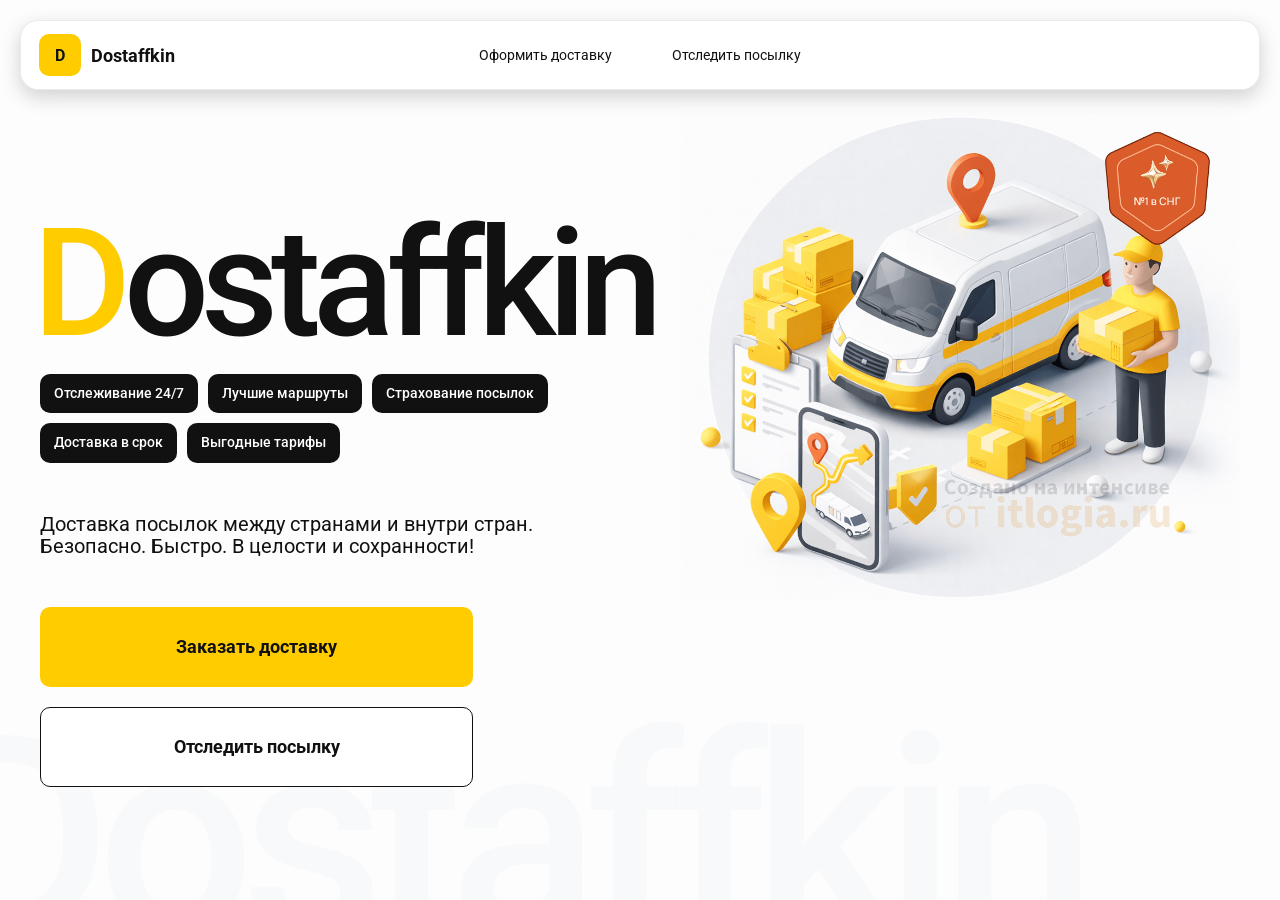
<file: index.html>
<!DOCTYPE html>
<html lang="ru">

<head>
    <meta charset="utf-8" />
    <meta name="viewport" content="width=device-width,initial-scale=1,maximum-scale=1,user-scalable=0" />
    <title>Dostaffkin — Доставка посылок между странами и внутри стран. Безопасно. Быстро. В целости и сохранности!
    </title>

    <link href="styles/base.css" rel="stylesheet" />
    <link href="styles/base_adaptive.css" rel="stylesheet" />
    <link href="styles/index.css" rel="stylesheet" />
    <link href="styles/index_adaptive.css" rel="stylesheet" />
</head>

<body>

    <div class="container">
        <header class="header">
            <a class="header-brand" href="#">
                <div class="header-logo">D</div>
                <div class="header-title">Dostaffkin</div>
            </a>
            <nav class="header-menu">
                <a class="header-link" href="./order.html">Оформить <span>доставку</span></a>
                <a class="header-link" href="./track.html">Отследить <span>посылку</span></a>
            </nav>
        </header>
        <main class="main">
            <section class="main-info">
                <div class="main-title">
                    <span>D</span>ostaffkin
                </div>
                <div class="main-features">
                    <div class="main-feature">Отслеживание 24/7</div>
                    <div class="main-feature">Лучшие маршруты</div>
                    <div class="main-feature">Страхование посылок</div>
                    <div class="main-feature">Доставка в срок</div>
                    <div class="main-feature">Выгодные тарифы</div>
                </div>
                <div class="main-description">
                    Доставка посылок между странами и внутри стран.
                    Безопасно. Быстро. В целости и сохранности!
                </div>
                <div class="main-actions">
                    <a class="button" type="button" href="./order.html">Заказать доставку</a>
                    <a class="button button-white" type="button" href="./track.html">Отследить посылку</a>
                </div>
            </section>
            <div class="main-title-ghost">Dostaffkin</div>
            <section class="main-image">
                <img src="images/main-image.png" alt="Main image" />
            </section>
        </main>


    </div>


</body>

</html>
</file>
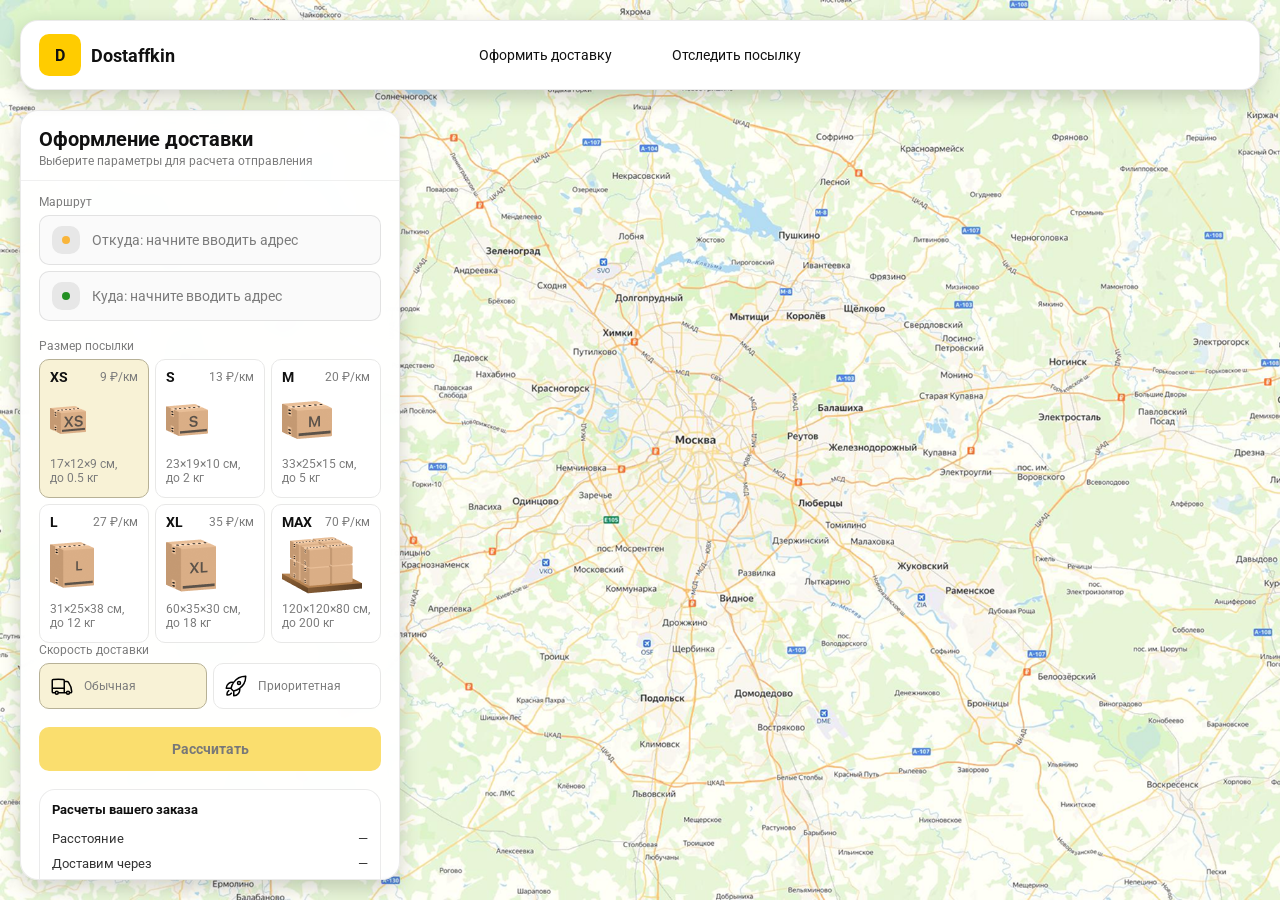
<file: order.html>
<!doctype html>
<html lang="ru">

<head>
    <meta charset="utf-8" />
    <meta name="viewport" content="width=device-width,initial-scale=1,maximum-scale=1,user-scalable=0" />
    <title>Оформление доставки</title>

    <link rel="stylesheet" href="styles/base.css" />
    <link rel="stylesheet" href="styles/base_adaptive.css" />

    <link rel="stylesheet" href="styles/order.css" />
    <link rel="stylesheet" href="styles/order_adaptive.css" />
</head>

<body>
    <div id="map"></div>

    <header class="header">
        <a class="header-brand" href="./index.html">
            <div class="header-logo">D</div>
            <div class="header-title">Dostaffkin</div>
        </a>
        <nav class="header-menu">
            <a class="header-link" href="#">Оформить <span>доставку</span></a>
            <a class="header-link" href="./track.html">Отследить <span>посылку</span></a>
        </nav>
    </header>

    <aside class="main" id="sidebar">

        <div class="main-header">
            <div class="main-title">Оформление доставки</div>
            <div class="main-text">Выберите параметры для расчета отправления</div>
        </div>
        <div class="main-content">

            <div class="main-route">
                <div class="main-block-title">Маршрут</div>
                <div class="main-fields">
                    <div class="main-field" id="fromField">
                        <div class="main-pin"></div>
                        <input id="from" placeholder="Откуда: начните вводить адрес" autocomplete="off" />
                        <div class="main-ac" id="fromAc" role="listbox" aria-label="Подсказки адресов"></div>
                    </div>

                    <div class="main-field" id="toField">
                        <div class="main-pin"></div>
                        <input id="to" placeholder="Куда: начните вводить адрес" autocomplete="off" />
                        <div class="main-ac" id="toAc" role="listbox" aria-label="Подсказки адресов"></div>
                    </div>
                </div>
            </div>
            <div class="main-package">
                <div class="main-block-title">Размер посылки</div>

                <div class="main-sizes">
                    <div class="main-size-card is-active" data-value="xs">
                        <div class="main-size-top">
                            <div class="main-size-label">XS</div>
                            <div class="main-size-rate">9 ₽/км</div>
                        </div>
                        <div class="main-size-media">
                            <img src="images/sizes/xs.png" alt="Короб XS" />
                        </div>
                        <div class="main-size-description">17×12×9 см,<br>до 0.5 кг</div>
                    </div>

                    <div class="main-size-card" data-value="s">
                        <div class="main-size-top">
                            <div class="main-size-label">S</div>
                            <div class="main-size-rate">13 ₽/км</div>
                        </div>
                        <div class="main-size-media">
                            <img src="images/sizes/s.png" alt="Короб S" />
                        </div>
                        <div class="main-size-description">23×19×10 см,<br>до 2 кг</div>
                    </div>

                    <div class="main-size-card" data-value="m">
                        <div class="main-size-top">
                            <div class="main-size-label">M</div>
                            <div class="main-size-rate">20 ₽/км</div>
                        </div>
                        <div class="main-size-media">
                            <img src="images/sizes/m.png" alt="Короб M" />
                        </div>
                        <div class="main-size-description">33×25×15 см,<br>до 5 кг</div>
                    </div>

                    <div class="main-size-card" data-value="l">
                        <div class="main-size-top">
                            <div class="main-size-label">L</div>
                            <div class="main-size-rate">27 ₽/км</div>
                        </div>
                        <div class="main-size-media">
                            <img src="images/sizes/l.png" alt="Короб L" />
                        </div>
                        <div class="main-size-description">31×25×38 см,<br>до 12 кг</div>
                    </div>

                    <div class="main-size-card" data-value="xl">
                        <div class="main-size-top">
                            <div class="main-size-label">XL</div>
                            <div class="main-size-rate">35 ₽/км</div>
                        </div>
                        <div class="main-size-media">
                            <img src="images/sizes/xl.png" alt="Короб XL" />
                        </div>
                        <div class="main-size-description">60×35×30 см,<br>до 18 кг</div>
                    </div>

                    <div class="main-size-card" data-value="max">
                        <div class="main-size-top">
                            <div class="main-size-label">MAX</div>
                            <div class="main-size-rate">70 ₽/км</div>
                        </div>
                        <div class="main-size-media main-size-media-palleta">
                            <img src="images/sizes/max.png" alt="Паллета" />
                        </div>
                        <div class="main-size-description">120×120×80 см,<br>до 200 кг</div>
                    </div>
                </div>
                <div class="main-speed">
                    <div class="main-block-title">Скорость доставки</div>

                    <div class="main-speeds">
                        <div class="main-speed-card is-active" data-value="regular">
                            <img class="main-speed-media" src="images/icons/regular.svg" alt="Regular" />
                            <div class="main-speed-description">Обычная</div>
                        </div>
                        <div class="main-speed-card" data-value="fast">
                            <img class="main-speed-media" src="images/icons/fast.svg" alt="Fast" />
                            <div class="main-speed-description">Приоритетная</div>
                        </div>

                    </div>
                </div>
            </div>
            <div class="main-calculate-block">
                <button id="calc" class="button calculate-button" type="button" disabled>Рассчитать</button>
            </div>
            <div class="main-result" id="result">
                <div class="main-result-title">Расчеты вашего заказа</div>
                <div class="main-result-lines">
                    <div class="main-result-line"><span>Расстояние</span><span id="distanceValue">—</span></div>
                    <div class="main-result-line"><span>Доставим через</span><span id="durationValue">—</span></div>
                    <div class="main-result-line"><span>Тариф</span><span id="rateValue">—</span></div>
                </div>
                <div class="main-price">
                    <div class="main-price-label">Итого</div>
                    <div class="main-price-value" id="totalValue">—</div>
                </div>
            </div>
            <div class="main-order-box">
                <div class="main-order-form" id="orderForm">
                    <div class="main-order-title">Оформление доставки</div>
                    <div class="main-block-info-row">
                        <div class="main-block-title">Контакты</div>
                        <div class="order-fields">
                            <div class="main-field">
                                <input id="customerName" placeholder="Ваше имя" autocomplete="off" />
                            </div>
                            <div class="main-field">
                                <input id="customerPhone" placeholder="Ваш телефон" autocomplete="off"
                                    inputmode="tel" />
                            </div>
                        </div>
                    </div>
                    <div class="main-block-info-row extra-info">
                        <div class="main-block-title">Дополнительная информация</div>
                        <div class="main-field textarea">
                            <textarea id="comment" placeholder="Детали доставки и комментарии"></textarea>
                        </div>
                    </div>
                    <button id="submit" class="button main-submit-request" type="button" disabled>Отправить
                        заявку
                    </button>
                </div>

                <div class="main-order-success" id="orderSuccess">
                    <div class="main-success-icon">✓</div>
                    <div class="main-success-title">Заявка отправлена!</div>
                    <div class="main-success-title">Номер отправления – <span id="orderId"></span></div>
                    <div class="main-success-subtitle">Мы скоро свяжемся с вами</div>
                </div>
            </div>
        </div>

    </aside>

</body>

</html>
</file>
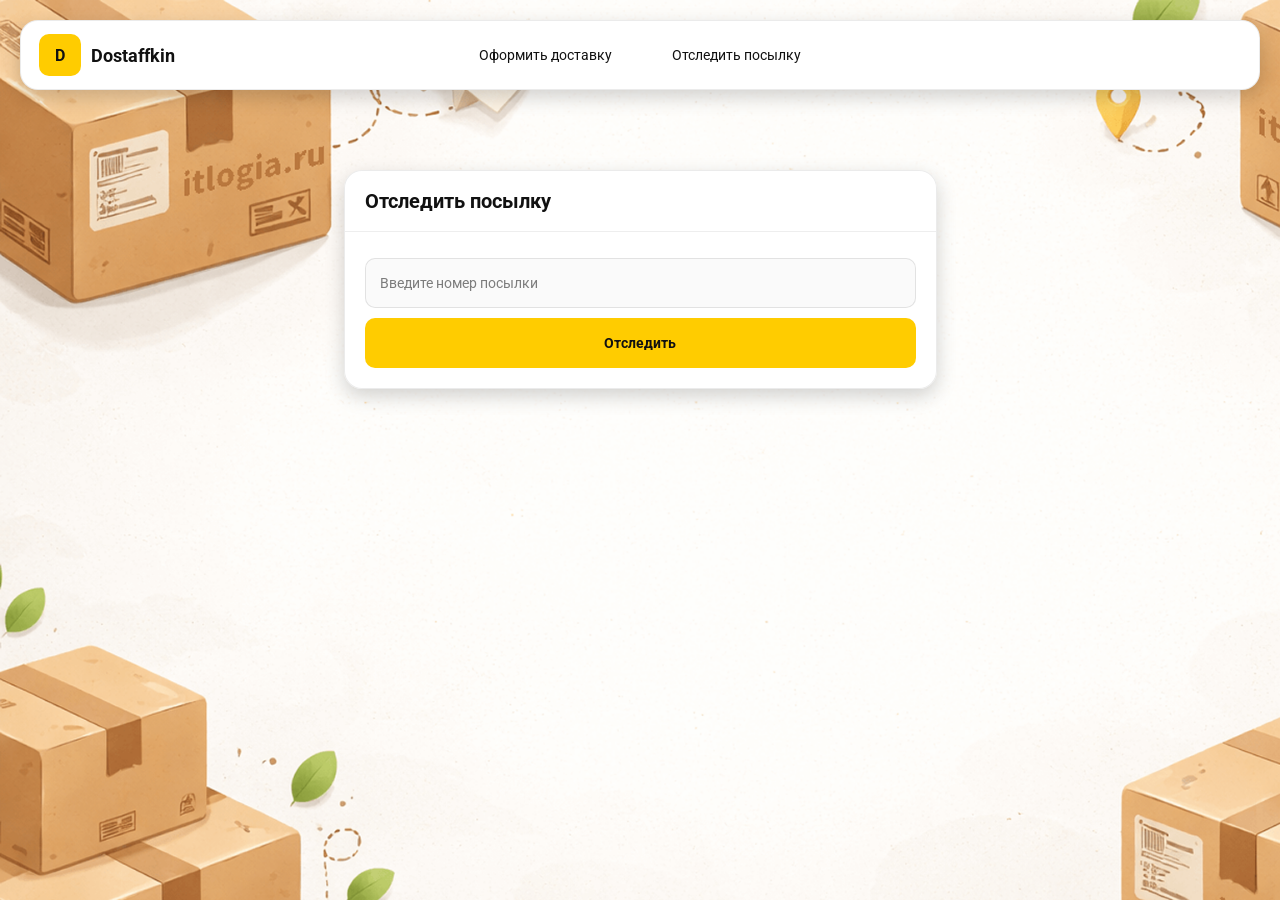
<file: track.html>
<!doctype html>
<html lang="ru">

<head>
    <meta charset="utf-8" />
    <meta name="viewport" content="width=device-width,initial-scale=1,maximum-scale=1,user-scalable=0" />
    <title>Отследить посылку</title>
    <link rel="stylesheet" href="styles/base.css" />
    <link rel="stylesheet" href="styles/base_adaptive.css" />

    <link rel="stylesheet" href="styles/track.css" />
    <link rel="stylesheet" href="styles/track_adaptive.css" />
</head>

<body>

    <div class="container">
        <header class="header">
        <a class="header-brand" href="./index.html">
            <div class="header-logo">D</div>
            <div class="header-title">Dostaffkin</div>
        </a>
        <nav class="header-menu">
            <a class="header-link" href="./order.html">Оформить <span>доставку</span></a>
            <a class="header-link" href="#">Отследить <span>посылку</span></a>
        </nav>
        </header>
        <main class="track-content">
            <section class="track-card track-search">
                <div class="track-title">Отследить посылку</div>
                <div class="track-action">
                    <div class="main-field track-field">
                        <input id="trackNumber" placeholder="Введите номер посылки" autocomplete="off" />
                    </div>
                    <button id="trackButton" class="button track-button" type="button">Отследить</button>
                </div>
            </section>
            <section class="track-card track-result" id="trackResult">
                <div class="track-result-header">
                    <div class="track-id" id="trackIdValue"></div>
                    <div class="track-routes">
                        <div class="track-route">
                            <div class="track-route-pin">
                                <svg xmlns="http://www.w3.org/2000/svg" fill="none" viewBox="0 0 24 24"
                                    stroke-width="1.5" stroke="orange" class="size-6">
                                    <path stroke-linecap="round" stroke-linejoin="round"
                                        d="M15 10.5a3 3 0 1 1-6 0 3 3 0 0 1 6 0Z" />
                                    <path stroke-linecap="round" stroke-linejoin="round"
                                        d="M19.5 10.5c0 7.142-7.5 11.25-7.5 11.25S4.5 17.642 4.5 10.5a7.5 7.5 0 1 1 15 0Z" />
                                </svg>
                            </div>
                            <div class="track-route-address" id="trackFromValue">
                                Откуда: Москва, улица Арбат, 1
                            </div>
                        </div>
                        <div class="track-route track-route-arrow">
                            <svg xmlns="http://www.w3.org/2000/svg" fill="none" viewBox="0 0 24 24" stroke-width="1.5"
                                stroke="currentColor" class="size-6">
                                <path stroke-linecap="round" stroke-linejoin="round"
                                    d="M19.5 13.5 12 21m0 0-7.5-7.5M12 21V3" />
                            </svg>
                        </div>
                        <div class="track-route">
                            <div class="track-route-pin">
                                <svg xmlns="http://www.w3.org/2000/svg" fill="none" viewBox="0 0 24 24"
                                    stroke-width="1.5" stroke="green" class="size-6">
                                    <path stroke-linecap="round" stroke-linejoin="round"
                                        d="M15 10.5a3 3 0 1 1-6 0 3 3 0 0 1 6 0Z" />
                                    <path stroke-linecap="round" stroke-linejoin="round"
                                        d="M19.5 10.5c0 7.142-7.5 11.25-7.5 11.25S4.5 17.642 4.5 10.5a7.5 7.5 0 1 1 15 0Z" />
                                </svg>
                            </div>
                            <div class="track-route-address" id="trackToValue">
                                Куда: Минск, проспект Независимости, 58
                            </div>
                        </div>
                    </div>
                </div>
                <div class="track-info">
                    <div class="track-status-title">Статус данной посылки:</div>
                    <div class="track-status-list" id="trackStatusList">


                        <div class="track-status created">
                            <img src="images/icons/created.svg" class="track-status-icon" alt="Created">
                            <div class="track-status-text">
                                <div class="track-status-text-state">Создан</div>
                                <div class="track-status-text-date">10.01.2026</div>
                            </div>
                        </div>

                        <div class="track-status in-way">
                            <img src="images/icons/in-way.svg" class="track-status-icon" alt="In way">
                            <div class="track-status-text">
                                <div class="track-status-text-state">В пути: Москва</div>
                                <div class="track-status-text-date">18.01.2026</div>
                            </div>
                        </div>

                        <div class="track-status ready">
                            <img src="images/icons/ready.svg" class="track-status-icon" alt="Ready">
                            <div class="track-status-text">
                                <div class="track-status-text-state">Готов к выдаче</div>
                                <div class="track-status-text-date">25.01.2026</div>
                            </div>
                        </div>

                        <div class="track-status done">
                            <img src="images/icons/done.svg" class="track-status-icon" alt="Done">
                            <div class="track-status-text">
                                <div class="track-status-text-state">Вручен</div>
                                <div class="track-status-text-date">27.01.2026</div>
                            </div>
                        </div>

                    </div>
                </div>
            </section>
        </main>
    </div>

</body>

</html>
</file>
<file: styles/base.css>
*, *::before, *::after {
    box-sizing: border-box;
}

@font-face {
    font-family: "Roboto";
    src: url("../fonts/Roboto-Regular.ttf");
    font-weight: normal;
}

@font-face {
    font-family: "Roboto";
    src: url("../fonts/Roboto-Bold.ttf");
    font-weight: bold;
}

@font-face {
    font-family: "Roboto";
    src: url("../fonts/Roboto-Medium.ttf");
    font-weight: 500;
}

html, body {
    margin: 0;
    color: #111111;
    font-family: "Roboto", sans-serif;
}

body {
    background: #FDFDFD;
}

.header {
    border-radius: 18px;
    box-shadow: 0 7px 20px 0 #0000002E;
    background: #ffffff;
    left: 20px;
    border: 1px solid rgba(0, 0, 0, 0.08);
    position: fixed;
    right: 20px;
    top: 20px;
    padding: 14px 18px;
    height: 70px;
    display: flex;
    align-items: center;
    z-index: 6;
}

.header-brand {
    display: flex;
    align-items: center;
    text-decoration: none;
    gap: 10px;
}

.header-logo {
    width: 42px;
    height: 42px;
    border-radius: 10px;
    background: #FFCC00;
    display: grid;
    place-items: center;
    font-weight: bold;
    color: #111;
}

.header-title {
    font-size: 18px;
    font-weight: bold;
    color: #111111;
    text-decoration: none;
}

.header-menu {
    display: flex;
    align-items: center;
    gap: 60px;
    margin: 0;
    position: absolute;
    left: 50%;
    transform: translateX(-50%);
}

.header-link {
    font-size: 14px;
    color: #111111;
    text-decoration: none;
}

.button {
    border: 0;
    outline: none;
    height: 44px;
    border-radius: 10px;
    font-size: 14px;
    font-weight: bold;
    cursor: pointer;
    font-family: inherit;
    transition: transform .08s ease, opacity .12s ease;
    background: #ffcc00;
    color: #111111;
    text-align: center;
    text-decoration: none;
}

.button:hover {
    background-color: #E5BC19;
}

.button:disabled {
    cursor: not-allowed;
    background-color: #FADE6E;
    color: #787878;
    transform: none;
}

.button.button-white {
    background: #ffffff;
    border: 1px solid #111111;
}

.button.button-white:hover {
    background: rgb(241 241 241);
}

.main-field {
    display: flex;
    align-items: center;
    margin-top: 6px;
    gap: 10px;
    border: 1px solid #1111111A;
    background: #FAFAFA;
    border-radius: 10px;
    padding: 10px 12px;
    position: relative;
    box-sizing: border-box;
    height: 50px;
}

.main-field.textarea {
    height: auto;
}

.main-pin {
    width: 28px;
    height: 28px;
    border-radius: 10px;
    background: rgba(17, 17, 17, 0.08);
    display: grid;
    place-items: center;
    flex: 0 0 auto;
    position: relative;
}

.main-pin::before {
    content: "";
    width: 8px;
    height: 8px;
    border-radius: 999px;
    background: orange;
    opacity: .75;
    display: block;
}

.main-field:last-child .main-pin::before {
    background: green;
    opacity: .85;
}

input, textarea {
    width: 100%;
    border: 0;
    outline: none;
    background: transparent;
    font-size: 14px;
    color: #111111;
    font-family: inherit;
}

textarea {
    resize: vertical;
    min-height: 72px;
    padding: 2px 0;
}

input::placeholder, textarea::placeholder {
    color: #7C7C7C;
}

.main-field:focus-within {
    border-color: rgba(0, 0, 0, 0.20);
    box-shadow: 0 0 0 4px rgba(255, 204, 0, 0.35);
    background: rgba(255, 255, 255, 0.75);
}
</file>
<file: styles/base_adaptive.css>
@media (max-width: 767px) {
    .header {
        left: 10px;
        right: 10px;
        top: 10px;
    }

    .header-link span {
        display: none;
    }

    .header-menu {
        gap: 20px;
        justify-content: flex-start;
        margin: 0 0 0 30px;
        position: static;
        transform: none;
    }
}

@media (max-width: 420px) {
    .header-title {
        display: none;
    }
}

@media (max-width: 374px) {
    .header-menu {
        gap: 10px;
        margin: 0 0 0 10px;
    }
}
</file>
<file: styles/index.css>
.container {
    overflow: hidden;
    min-height: 100vh;
}

.main {
    padding: 111px 40px 40px;
    position: relative;
    display: flex;
}

.main-info {
    max-width: 840px;
    width: 100%;
    position: relative;
}

.main-title {
    margin-top: 98px;
    font-weight: 500;
    font-size: 200px;
    line-height: 1;
    letter-spacing: -0.05em;
    color: #111111;
    left: -15px;
    position: relative;
}

.main-title span {
    color: #ffcc00;
}

.main-features {
    margin-top: 15px;
    display: flex;
    flex-wrap: wrap;
    gap: 10px;
}

.main-feature {
    background: #111111;
    color: #ffffff;
    padding: 12px 14px;
    font-weight: 500;
    font-size: 14px;
    line-height: 1.1;
    border-radius: 10px;
}

.main-description {
    margin-top: 50px;
    max-width: 500px;
    font-size: 20px;
    line-height: 1.1;
    color: #111111;
}

.main-actions {
    margin-top: 50px;
    display: flex;
    flex-direction: column;
    gap: 20px;
}

.main-actions .button {
    height: 80px;
    width: 433px;
    font-size: 18px;
    font-weight: bold;
    place-items: center;
    display: grid;
}

.main-title-ghost {
    position: absolute;
    z-index: -1;
    left: -70px;
    bottom: -150px;
    font-weight: 500;
    font-size: 278px;
    line-height: 1;
    letter-spacing: -0.05em;
    color: #ECEDF04D;
}

.main-image {
    width: 1024px;
    top: 100px;
    z-index: -2;
}

.main-image img {
    width: 100%;
    max-width: 1024px;
    height: auto;
    display: block;
}
</file>
<file: styles/index_adaptive.css>
@media (max-width: 1760px) {
    .main-title {
        font-size: 150px;
        left: -7px;
    }

    .main-info {
        max-width: 640px;
    }
}

@media (max-width: 1200px) {
    .main-info {
        max-width: 540px;
    }

    .main {
        padding: 111px 20px 20px;
    }

    .main-title {
        font-size: 120px;
        left: -4px;
    }

    .main-title-ghost {
        font-size: 220px;
    }
}

@media (max-width: 1024px) {
    .main-title {
        margin-top: 30px;
    }

    .main {
        flex-direction: column-reverse;
    }

    .main-image {
        max-width: 350px;
        position: absolute;
        left: 370px;
        top: 370px;
    }

    .main-info {
        max-width: 100%;
    }

    .main-actions {
        gap: 10px;
    }

    .main-actions .button {
        height: 50px;
        font-size: 14px;
        width: auto;
        max-width: 300px;
    }

    .main-description {
        max-width: 350px;
    }
}

@media (max-width: 570px) {
    .main-title {
        font-size: 88px;
    }

    .main-description {
        max-width: 100%
    }

    .main-actions {
       width: 100%;
    }

    .main-actions .button {
        width: 100%;
        max-width: 100%
    }

    .main-image {
        max-width: 650px;
        position: absolute;
        left: 170px;
        top: 70px;
        opacity: 0.2;
    }
}

@media (max-width: 400px) {
    .main-title {
        font-size: 70px;
    }
}
</file>
<file: styles/order.css>
#map {
    background-image: url("../images/order-bg.png");
    background-size: cover;
    position: fixed;
    inset: 0;
}

.main {
    border-radius: 18px;
    box-shadow: 0 7px 20px 0 #0000002E;
    backdrop-filter: blur(10px);
    background: rgba(255, 255, 255, 0.96);
    left: 20px;
    border: 1px solid rgba(0, 0, 0, 0.08);
    position: fixed;
    top: 110px;
    bottom: 20px;
    width: 380px;
    display: flex;
    flex-direction: column;
    overflow: hidden;
    z-index: 5;
}

.main-header {
    padding: 18px 18px 12px 18px;
    border-bottom: 1px solid rgba(0, 0, 0, 0.06);
    display: flex;
    flex-direction: column;
}

.main-title {
    font-size: 20px;
    line-height: 100%;
    font-weight: bold;
}

.main-text {
    font-size: 12px;
    margin-top: 5px;
    color: #7C7C7C;
}

.main-content {
    padding: 14px 18px 18px 18px;
    overflow: auto;
    scrollbar-width: none;
    display: flex;
    flex-direction: column;
    gap: 18px;
    flex: 1;
}

.main-block-title {
    font-size: 12px;
    color: #7C7C7C;
}

.main-route .main-block-title,
.main-package .main-block-title {
    margin-bottom: 6px;
}

.main-sizes {
    display: grid;
    gap: 6px;
    grid-template-columns: repeat(3, 1fr);
}

.main-size-card {
    border: 1px solid #E8E8E7;
    background: #FFFFFF;
    border-radius: 10px;
    padding: 10px;
    cursor: pointer;
    user-select: none;
    transition: transform .08s ease, border-color .12s ease, background .12s ease;
    min-height: 139px;
}

.main-size-card:hover {
    transform: translateY(-1px);
}

.main-size-card.is-active {
    background-color: #F8F2D6;
    border-color: #B7B196;
}

.main-size-top {
    display: flex;
    align-items: center;
    justify-content: space-between;
}

.main-size-label {
    font-weight: bold;
    font-size: 14px;
    color: #111111;
    line-height: 100%;
}

.main-size-rate {
    font-size: 12px;
    color: #7C7C7C;
    line-height: 100%;
}

.main-size-media {
    margin-top: 8px;
    height: 57px;
}

.main-size-description {
    margin-top: 8px;
    font-size: 12px;
    color: #7C7C7C;
    line-height: 1.2;
}

.calculate-button {
    width: 100%;
}

.main-result {
    border: 1px solid rgba(0, 0, 0, 0.08);
    background: rgba(255, 255, 255, 0.75);
    border-radius: 16px;
    padding: 12px;
    line-height: 1.25;
}

.main-result-title {
    font-weight: bold;
    font-size: 13px;
    color: #111111;
    margin-bottom: 13px;
}

.main-result-lines {
    gap: 8px;
    display: flex;
    flex-direction: column;
}

.main-result-line {
    font-size: 13px;
    color: rgba(17, 17, 17, 0.85);
    display: flex;
    justify-content: space-between;
}

.main-price {
    margin-top: 18px;
    padding-top: 10px;
    border-top: 1px dashed rgba(0, 0, 0, 0.12);
    display: flex;
    align-items: baseline;
    justify-content: space-between;
}

.main-price-label {
    font-size: 12px;
    color: rgba(17, 17, 17, 0.55);
}

.main-price-value {
    font-size: 20px;
    font-weight: bold;
    color: #111111;
    letter-spacing: -0.3px;
}

.main-order-box {
    background: #ffffff;
    border: 1px solid #E8E8E7;
    border-radius: 10px;
    padding: 12px;
}

.main-order-title {
    margin-bottom: 8px;
    font-weight: bold;
    font-size: 14px;
    color: #111111;
}

.main-block-info {
    display: flex;
    flex-direction: column;
    gap: 6px;
}

.order-fields {
    display: grid;
    grid-template-columns: 1fr 1fr;
    column-gap: 10px;
    margin-top: 6px;
}

.main-block-info-row.extra-info {
    display: block;
    margin-top: 13px;
}

.main-submit-request {
    width: 100%;
    margin-top: 6px;
}

.main-order-success {
    display: none;
    text-align: center;
    padding: 22px 12px;
    gap: 12px;
}

.main-order-success.is-visible {
    display: flex;
    flex-direction: column;
    align-items: center;
}

.main-success-icon {
    width: 56px;
    height: 56px;
    border-radius: 50%;
    background: #16a34a;
    color: #ffffff;
    display: grid;
    place-items: center;
    font-size: 30px;
}

.main-success-title {
    font-size: 14px;
    font-weight: bold;
    color: #111111;
}

.main-success-subtitle {
    font-size: 12px;
    color: rgba(17, 17, 17, 0.55);
    line-height: 1.3;
}

.main-speed .main-block-title {
    margin-bottom: 6px;
}

.main-speeds {
    display: grid;
    gap: 6px;
    grid-template-columns: repeat(2, 1fr);
}

.main-speed-card {
    border: 1px solid #E8E8E7;
    background: #FFFFFF;
    border-radius: 10px;
    padding: 10px;
    cursor: pointer;
    user-select: none;
    transition: transform .08s ease, border-color .12s ease, background .12s ease;
    display: flex;
    align-items: center;
    gap: 10px;
}

.main-speed-card:hover {
    transform: translateY(-1px);
}

.main-speed-card.is-active {
    background-color: #F8F2D6;
    border-color: #B7B196;
}

.main-speed-description {
    font-size: 12px;
    color: #7C7C7C;
    line-height: 1.2;
}
</file>
<file: styles/order_adaptive.css>
@media (max-width: 767px) {
    .main {
        left: 10px;
        right: 10px;
        top: 50%;
        bottom: 12px;
        width: auto;
        max-width: none;
    }
}

@media (max-width: 420px) {
    .main-sizes {
        grid-template-columns: repeat(2, 1fr);
    }
}
</file>
<file: styles/track.css>
.container {
    background: #F4F4F4 url("../images/track-bg.png");
    background-size: cover;
    min-height: 100vh;
    padding: 170px 0 50px 0;
}

.track-content {
    width: 593px;
    margin: 0 auto;
}

.track-card {
    width: 100%;
    border-radius: 18px;
    box-shadow: 0 7px 20px 0 #0000002E;
    backdrop-filter: blur(10px);
    background: rgba(255, 255, 255, 0.96);
    border: 1px solid rgba(0, 0, 0, 0.08);
}

.track-title {
    font-size: 20px;
    line-height: 100%;
    font-weight: bold;
    border-bottom: 1px solid #EEEEEE;
    padding: 20px;
}

.track-action {
    padding: 20px;
}

.track-button {
    width: 100%;
    height: 50px;
}

.track-field {
    margin-bottom: 10px;
}

.track-result {
    margin-top: 5px;
    display: none;
}

.track-result.is-visible {
    display: block;
}

.track-result-header {
    font-weight: bold;
    font-size: 14px;
    color: #111111;
    padding: 20px;
    border-bottom: 1px solid #EEEEEE;
}

.track-id {
    margin-bottom: 12px;
    font-size: 20px;
}

.track-routes {
    display: flex;
    flex-direction: column;
    gap: 10px;
    font-weight: normal;
}

.track-route {
    display: flex;
    align-items: center;
    gap: 10px;
}

.track-route-pin {
    width: 24px;
    height: 24px;
    flex-shrink: 0;
}

.track-route-arrow {
    padding: 15px 0;
    width: 24px;
    height: 24px;
}

.track-info {
    padding: 20px;
}

.track-status {
    display: flex;
    align-items: center;
    font-size: 12px;
    gap: 10px;
}

.track-status-title {
    font-size: 14px;
    color: #111111;
    margin-bottom: 20px;
}

.track-status-list {
    display: flex;
    flex-direction: column;
    gap: 15px;
}

.track-status-icon {
    width: 40px;
    height: 40px;
    border-radius: 50%;
    background: rgba(17, 17, 17, 0.08);
    display: grid;
    place-items: center;
    flex: 0 0 auto;
}

.track-status.created .track-status-icon {
    background-color: #F1CB00;
}

.track-status.in-way .track-status-icon {
    background-color: #F08A11;
}

.track-status.ready .track-status-icon {
    background-color: #A35D0A;
}

.track-status.done .track-status-icon {
    background-color: #37C93B;
}

.track-status-text {
    display: flex;
    align-items: center;
    justify-content: space-between;
    color: #111111;
    font-size: 12px;
    flex: 1;
}

.track-status-date {
    color: rgba(17, 17, 17, 0.55);
}
</file>
<file: styles/track_adaptive.css>
@media (max-width: 767px) {
    .container {
        padding: 130px 0 50px 0;
    }

    .track-content {
        width: 100%;
        padding-left: 10px;
        padding-right: 10px;
    }

    .track-result-header {
        padding: 20px;
    }
}
</file>
